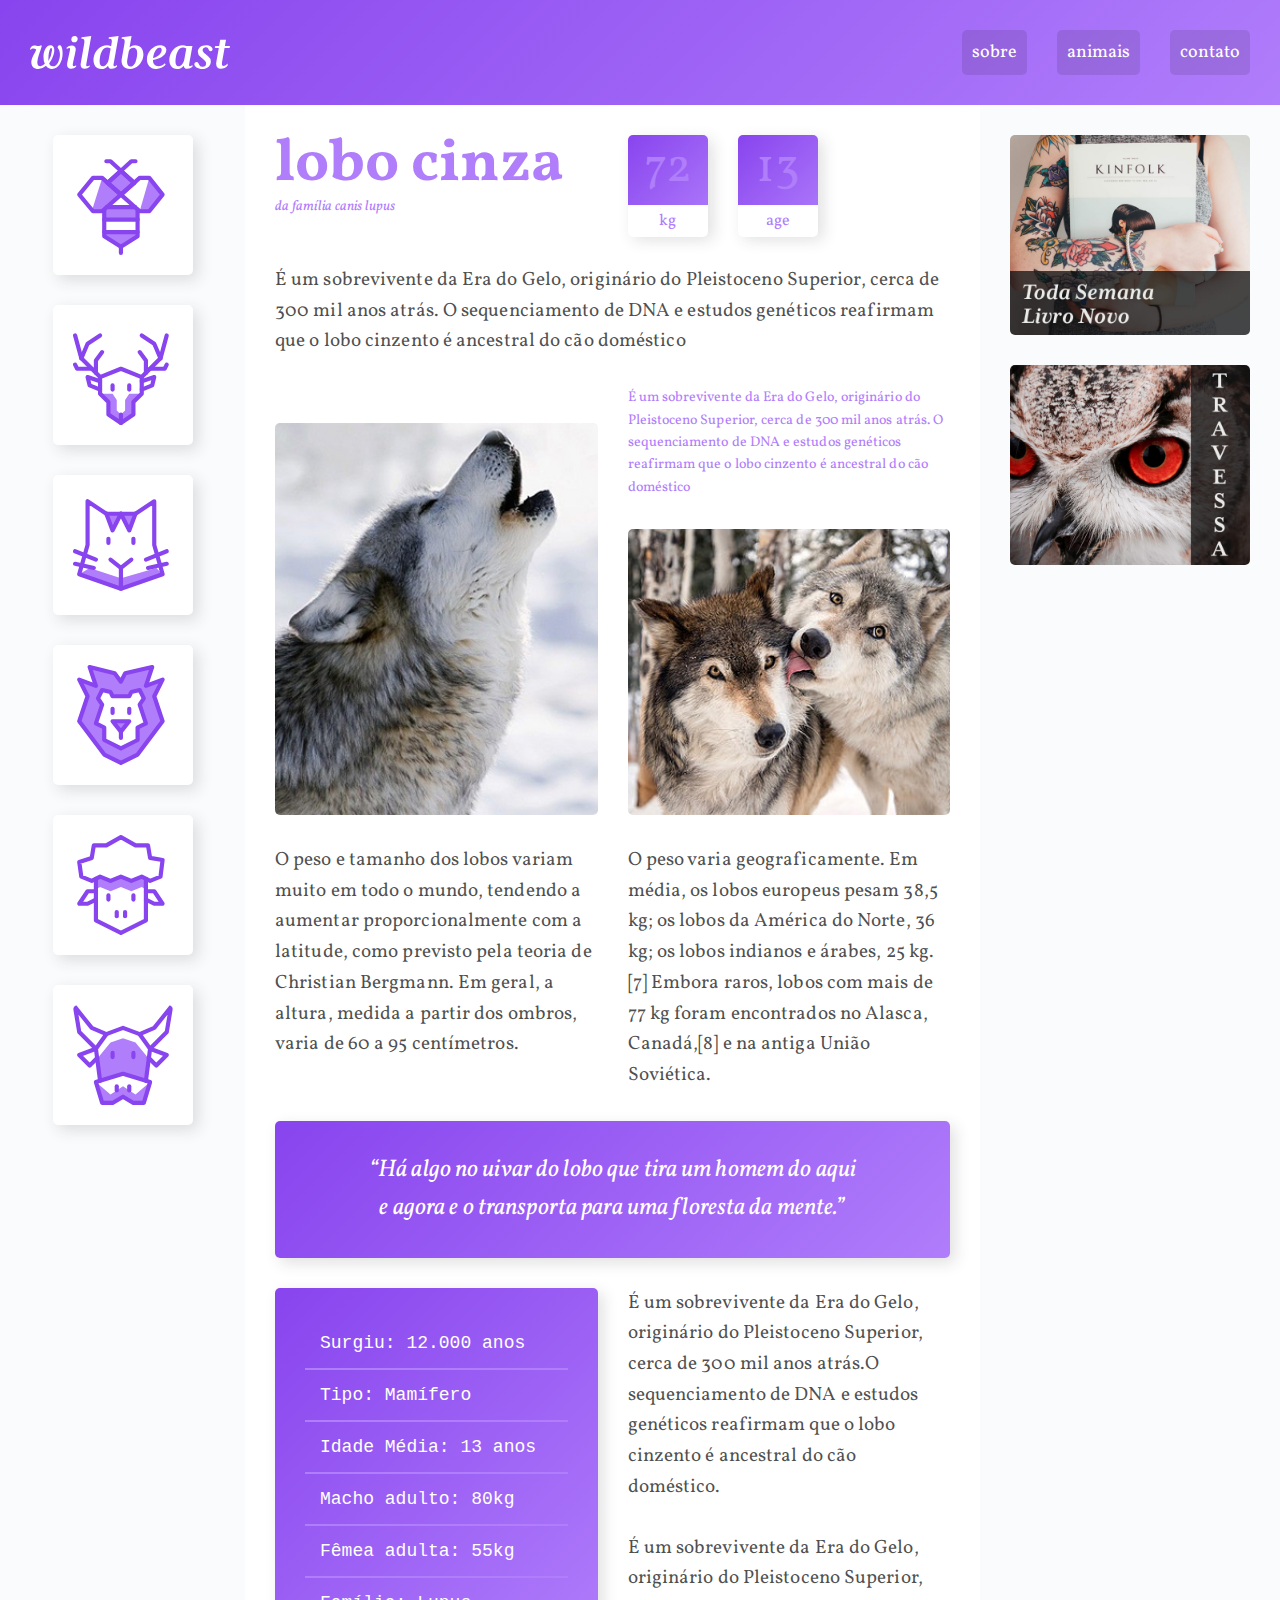
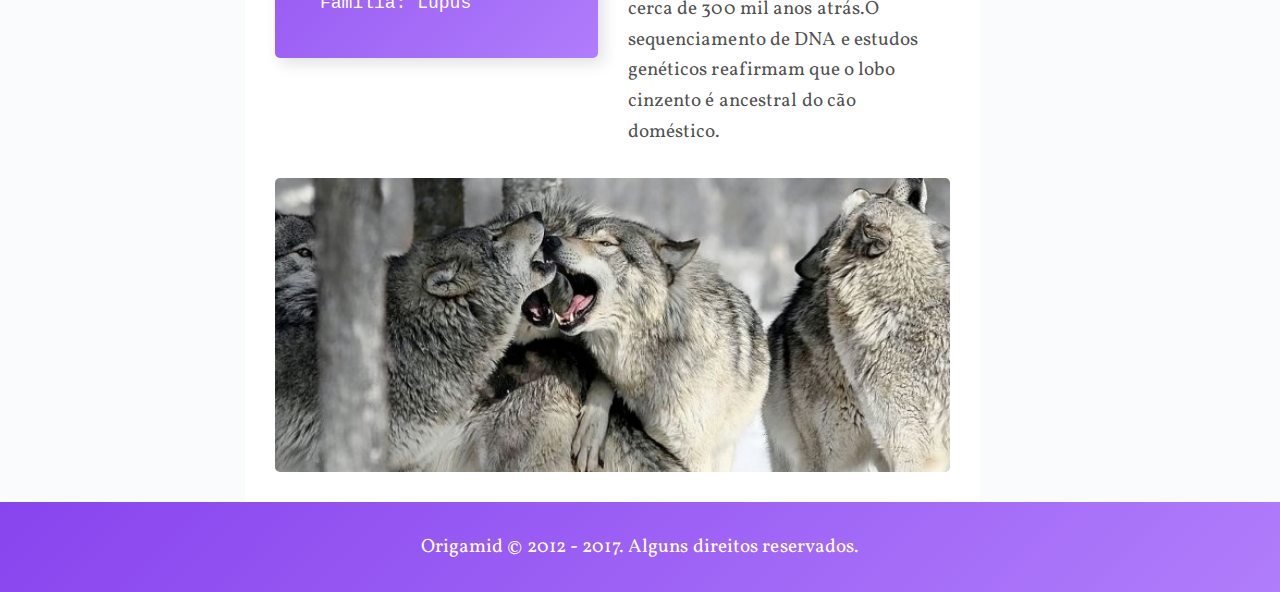
<file: Wildbeast/index.html>
<!DOCTYPE html>
<html lang="pt-br">
<head>
    <meta charset="UTF-8">
    <meta http-equiv="X-UA-Compatible" content="IE=edge">
    <meta name="viewport" content="width=device-width, initial-scale=1.0">
    <link rel="preconnect" href="https://fonts.googleapis.com">
    <link rel="preconnect" href="https://fonts.gstatic.com" crossorigin>
    <link href="https://fonts.googleapis.com/css2?family=Vollkorn:ital,wght@0,400;0,700;1,400&display=swap" rel="stylesheet">
    <link rel="stylesheet" href="style/style.css">
    <title>Wildbeast</title>
</head>
<body>
    <div class="estrutura">
        <header class="header">
            <a href="#" class="logo"><img src="images/SVG-Wildbeast.svg" alt="Logomarca Wildbeast"></a>
            <nav>
                <ul>
                    <li><a href="#">sobre</a></li>
                    <li><a href="#">animais</a></li>
                    <li><a href="#">contato</a></li>
                </ul>
            </nav>
        </header>

        <nav class="sidenav">
            <ul>
                <li> <a href="#"> <img src="images/SVG-Abelha.svg" alt="Icone do animal:Abelha"></a></li>
                <li> <a href="#"> <img src="images/SVG-Cervo.svg" alt="Icone do animal:Cervo"></a></li>
                <li> <a href="#"> <img src="images/SVG-Gato.svg" alt="Icone do animal:Gato"></a></li>
                <li> <a href="#"> <img src="images/SVG-Leão.svg" alt="Icone do animal:Leão"></a></li>
                <li> <a href="#"> <img src="images/SVG-ovelha.svg" alt="Icone do animal:ovelha"></a></li>
                <li> <a href="#"> <img src="images/SVG-Vaca.svg" alt="Icone do animal:Vaca"></a></li>
            </ul>
        </nav>

        <main class="content">
            <div class="titulo">
                <h1>lobo cinza</h1>
                <span>da família canis lupus</span>
            </div>
            
            <div class="caracteristicas">
                <div>
                    <span class="numero">72</span>
                    <span class="rotulo">kg</span>
                </div>
                
                <div>
                    <span class="numero">13</span>
                    <span class="rotulo">age</span>
                </div>
            </div>
        
            <p class="expand">É um sobrevivente da Era do Gelo, originário do Pleistoceno Superior, cerca de 300 mil anos atrás. O sequenciamento de DNA e estudos genéticos reafirmam que o lobo cinzento é ancestral do cão doméstico            
            </p>

            <img src="images/wolf1.jpg" class="lobo1" alt="foto do especime">
            
            <p class="destaque">É um sobrevivente da Era do Gelo, originário do Pleistoceno Superior, cerca de 300 mil anos atrás. O sequenciamento de DNA e estudos genéticos reafirmam que o lobo cinzento é ancestral do cão doméstico            
            </p>
        
            <img src="images/wolf2.jpg" class="lobo2" alt="foto do especime">

            <p>O peso e tamanho dos lobos variam muito em todo o mundo, tendendo a aumentar proporcionalmente com a latitude, como previsto pela teoria de Christian Bergmann. Em geral, a altura, medida a partir dos ombros, varia de 60 a 95 centímetros.</p>
            <p>O peso varia geograficamente. Em média, os lobos europeus pesam 38,5 kg; os lobos da América do Norte, 36 kg; os lobos indianos e árabes, 25 kg.[7] Embora raros, lobos com mais de 77 kg foram encontrados no Alasca, Canadá,[8] e na antiga União Soviética.</p>
        
            <blockquote class="citação expand">
                <p>“Há algo no uivar do lobo que tira um homem do aqui e agora e o transporta para uma floresta da mente.”</p>
            </blockquote>
        
            <ul class="atributos">
                <li>Surgiu: 12.000 anos</li>
                <li>Tipo: Mamífero</li>
                <li>Idade Média: 13 anos</li>
                <li>Macho adulto: 80kg</li>
                <li>Fêmea adulta: 55kg</li>
                <li>Família: Lupus</li>
            </ul>
            <div class="informações">
                <p>É um sobrevivente da Era do Gelo, originário do Pleistoceno Superior, cerca de 300 mil anos atrás.O sequenciamento de DNA e estudos genéticos reafirmam que o lobo cinzento é ancestral do cão doméstico.</p>
                <p>É um sobrevivente da Era do Gelo, originário do Pleistoceno Superior, cerca de 300 mil anos atrás.O sequenciamento de DNA e estudos genéticos reafirmam que o lobo cinzento é ancestral do cão doméstico.</p>
            </div>
            
            <img src="images/wolf3.jpg" class="expand" alt="foto do especime">
        </main>

            <aside class="anuncios">
                <div class="anuncio-item">
                    <img src="images/anuncio-1.jpg" alt="Anuncio 1">
                </div>
            
                <div class="anuncio-item">
                    <img src="images/anuncio-2.jpg" alt="Anuncio 2">
                </div>
            </aside>
            <footer class="footer"><p>Origamid © 2012 - 2017. Alguns direitos reservados.</p></footer>
        </div>
</body>
</html>
</file>
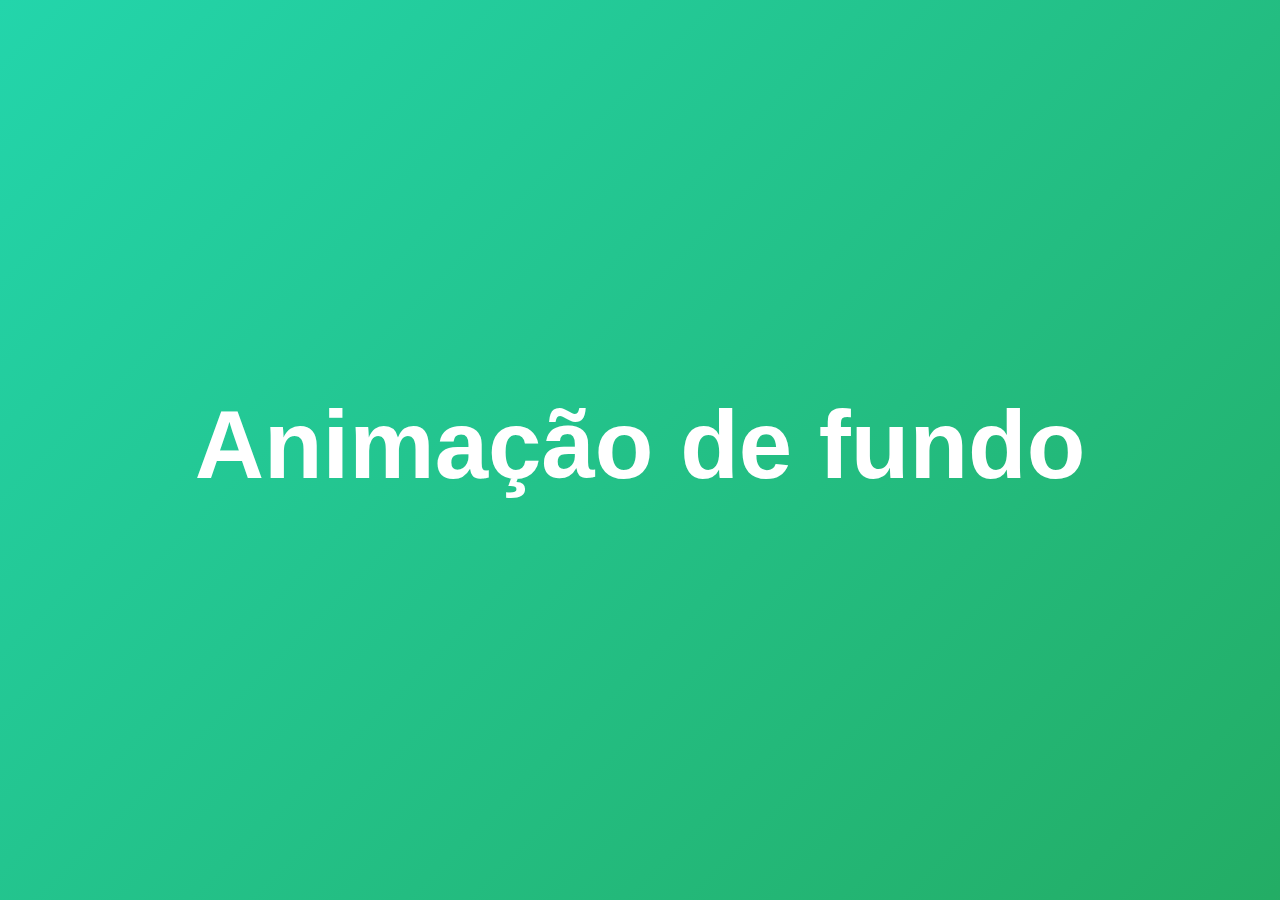
<file: animações/exmplos praticos/index.html>
<!DOCTYPE html>
<html lang="pt-br">
<head>
    <meta charset="UTF-8">
    <meta http-equiv="X-UA-Compatible" content="IE=edge">
    <meta name="viewport" content="width=device-width, initial-scale=1.0">
    <link rel="stylesheet" href="style/style.css">
    <title>Document</title>
</head>
<body>
    <h1>Animação de fundo</h1>
</body>
</html>
</file>
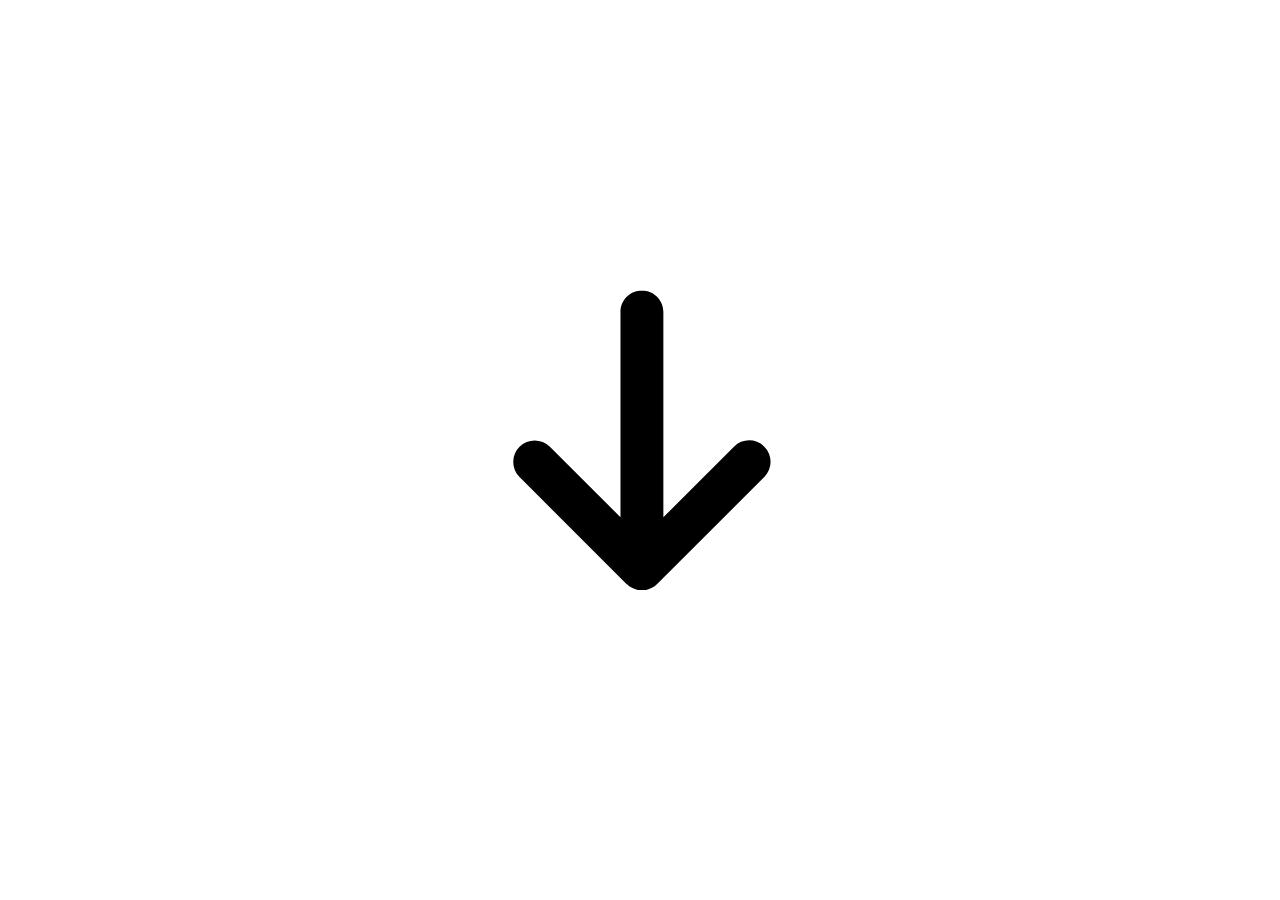
<file: animações/exmplos praticos/seta animada/index.html>
<!DOCTYPE html>
<html lang="en">
<head>
    <meta charset="UTF-8">
    <meta http-equiv="X-UA-Compatible" content="IE=edge">
    <meta name="viewport" content="width=device-width, initial-scale=1.0">
    <link rel="stylesheet" href="style/style.css">
    <title>Document</title>
</head>
<body>
   <div><img src="style/arrow-right-solid.svg" alt=""></div>
</body>
</html>
</file>
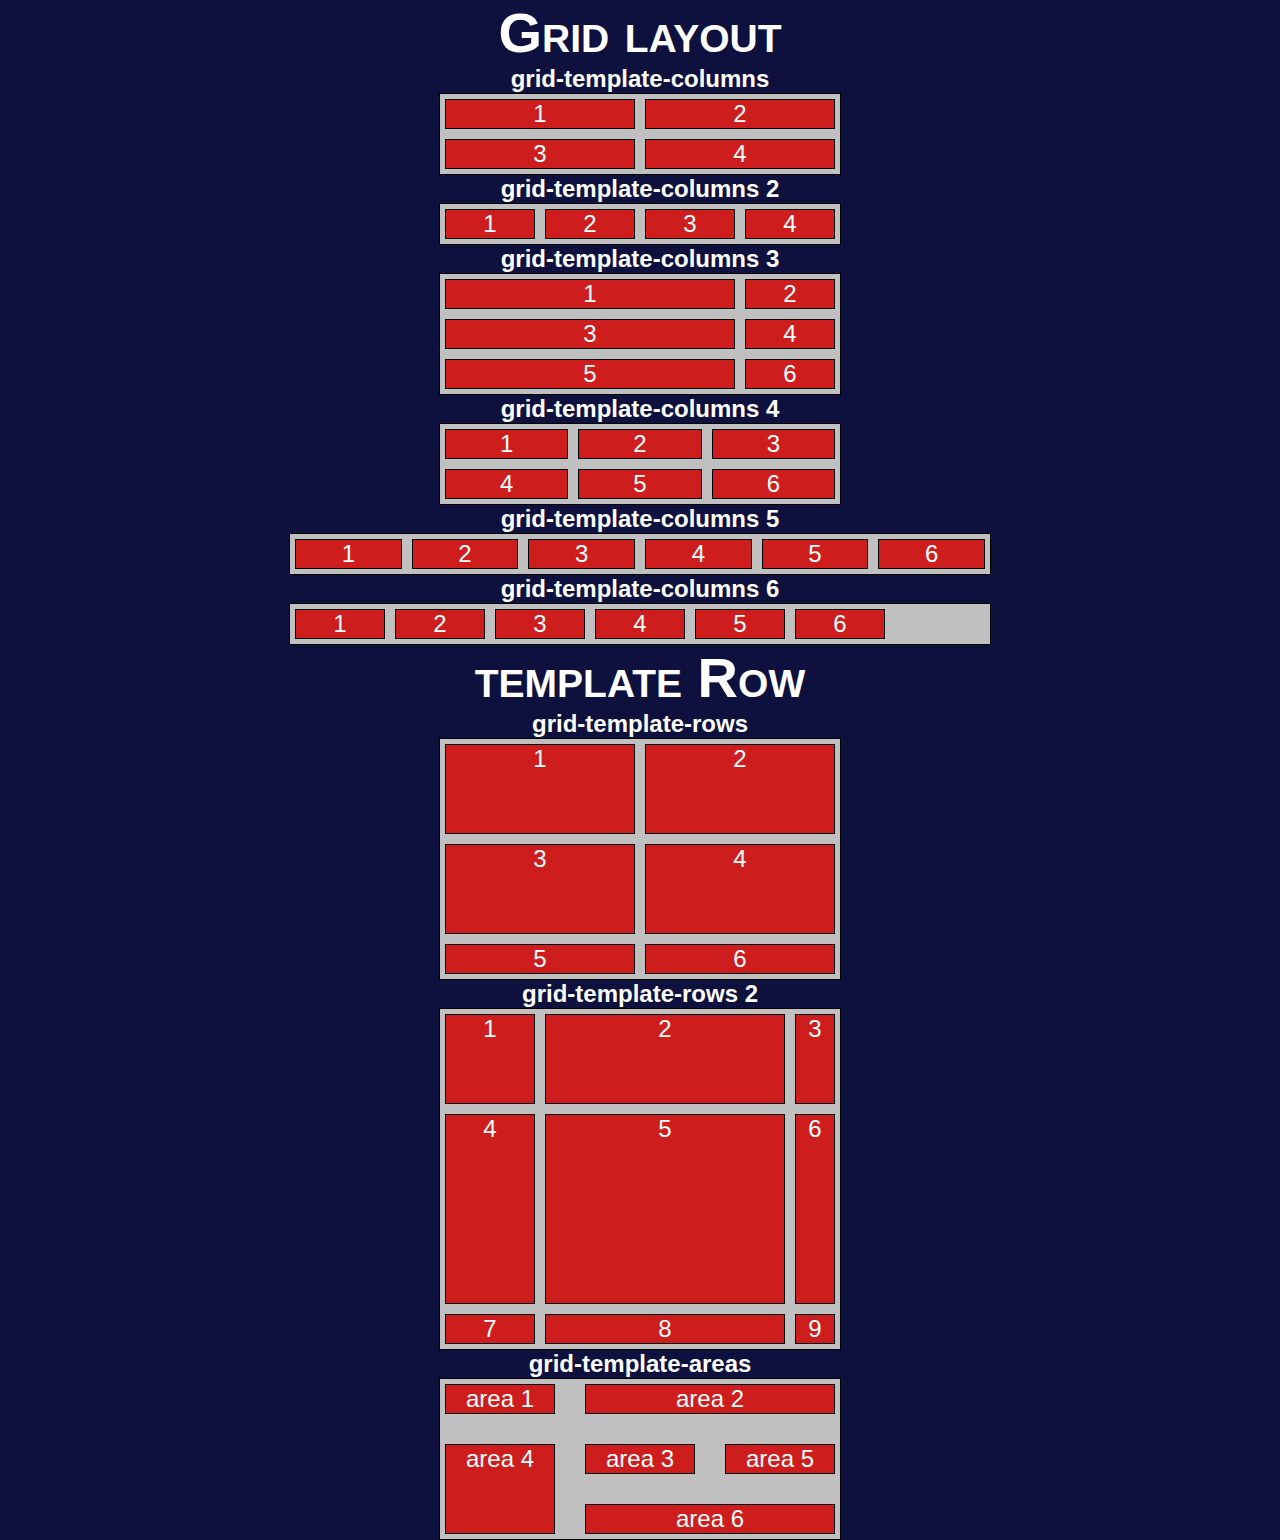
<file: Grid layout/grid1.html>
<!DOCTYPE html>
<html lang="pt-br">
<head>
    <meta charset="UTF-8">
    <meta http-equiv="X-UA-Compatible" content="IE=edge">
    <meta name="viewport" content="width=device-width, initial-scale=1.0">
    <link rel="stylesheet" href="../style/style.css">
    <title>Grid layout</title>
</head>
<body>
    <h1 class="titulo">Grid layout</h1>

    <div>
        <h2>grid-template-columns</h2>
            <section class="Grid Grid1" >
                <div class="item">1</div>
                <div class="item">2</div>
                <div class="item">3</div>
                <div class="item">4</div>
            </section>    
    </div>
    <div>
        <h2>grid-template-columns 2</h2>
            <section class="Grid Grid2" >
                <div class="item">1</div>
                <div class="item">2</div>
                <div class="item">3</div>
                <div class="item">4</div>
            </section>    
    </div>
    <div>
        <h2>grid-template-columns 3</h2>
            <section class="Grid Grid3" >
                <div class="item">1</div>
                <div class="item">2</div>
                <div class="item">3</div>
                <div class="item">4</div>
                <div class="item">5</div>
                <div class="item">6</div>
            </section>    
    </div>
    <div>
        <h2>grid-template-columns 4</h2>
            <section class="Grid Grid4" >
                <div class="item">1</div>
                <div class="item">2</div>
                <div class="item">3</div>
                <div class="item">4</div>
                <div class="item">5</div>
                <div class="item">6</div>
            </section>    
    </div>
    <div>
        <h2>grid-template-columns 5</h2>
            <section class="Grid Grid5" >
                <div class="item">1</div>
                <div class="item">2</div>
                <div class="item">3</div>
                <div class="item">4</div>
                <div class="item">5</div>
                <div class="item">6</div>
            </section>    
    </div>
    <div>
        <h2>grid-template-columns 6</h2>
            <section class="Grid Grid6" >
                <div class="item">1</div>
                <div class="item">2</div>
                <div class="item">3</div>
                <div class="item">4</div>
                <div class="item">5</div>
                <div class="item">6</div>
            </section>    
    </div>
    <h1 class="titulo">template Row</h1>
    <div>
        <h2>grid-template-rows</h2>
            <section class="Gridrow Gridrow1" >
                <div class="item">1</div>
                <div class="item">2</div>
                <div class="item">3</div>
                <div class="item">4</div>
                <div class="item">5</div>
                <div class="item">6</div>
            </section>    
    </div>
    <div>
        <h2>grid-template-rows 2</h2>
            <section class="Gridrow Gridrow2" >
                <div class="item">1</div>
                <div class="item">2</div>
                <div class="item">3</div>
                <div class="item">4</div>
                <div class="item">5</div>
                <div class="item">6</div>
                <div class="item">7</div>
                <div class="item">8</div>
                <div class="item">9</div>
            </section>    
    </div>
    <div>
        <h2>grid-template-areas</h2>
            <section class="Grid Gridarea1" >
                <div class="item logo">area 1</div>
                <div class="item nav">area 2</div>
                <div class="item content">area 3</div>
                <div class="item sidenav">area 4</div>
                <div class="item advert">area 5</div>
                <div class="item footer">area 6</div>
            </section>    
    </div>
</body>
</html>
</file>
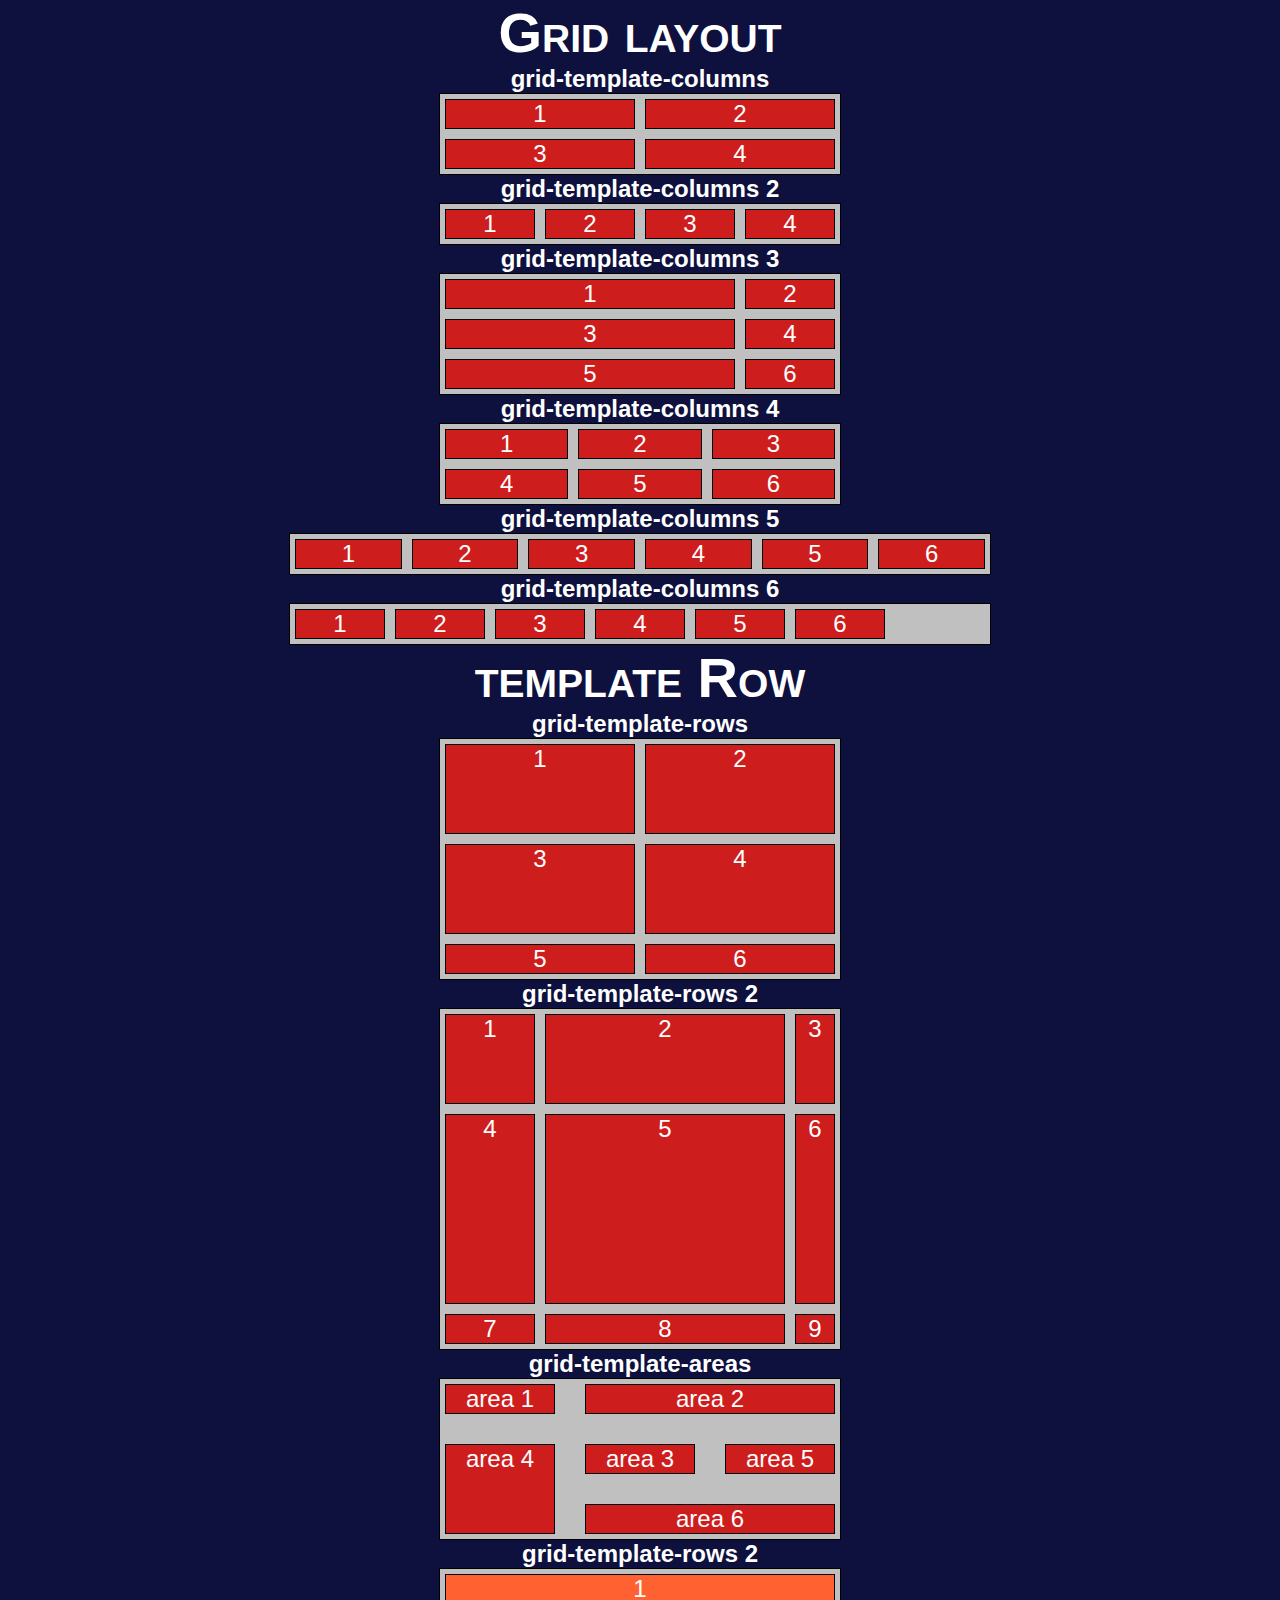
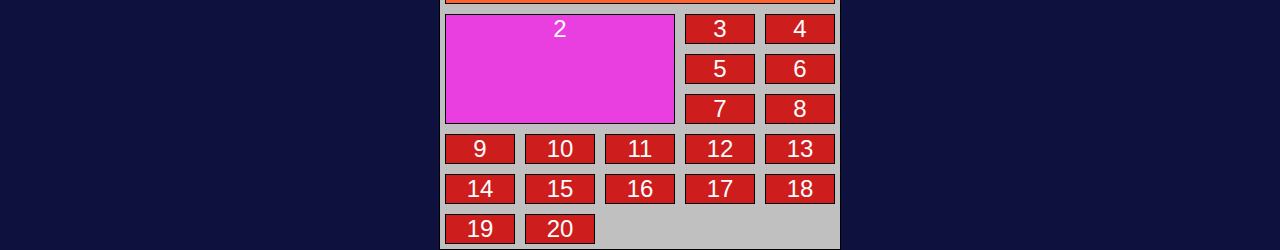
<file: experimentando/Grid layout/grid1.html>
<!DOCTYPE html>
<html lang="pt-br">
<head>
    <meta charset="UTF-8">
    <meta http-equiv="X-UA-Compatible" content="IE=edge">
    <meta name="viewport" content="width=device-width, initial-scale=1.0">
    <link rel="stylesheet" href="../style/style.css">
    <title>Grid layout</title>
</head>
<body>
    <h1 class="titulo">Grid layout</h1>

    <div>
        <h2>grid-template-columns</h2>
            <section class="Grid Grid1" >
                <div class="item">1</div>
                <div class="item">2</div>
                <div class="item">3</div>
                <div class="item">4</div>
            </section>    
    </div>
    <div>
        <h2>grid-template-columns 2</h2>
            <section class="Grid Grid2" >
                <div class="item">1</div>
                <div class="item">2</div>
                <div class="item">3</div>
                <div class="item">4</div>
            </section>    
    </div>
    <div>
        <h2>grid-template-columns 3</h2>
            <section class="Grid Grid3" >
                <div class="item">1</div>
                <div class="item">2</div>
                <div class="item">3</div>
                <div class="item">4</div>
                <div class="item">5</div>
                <div class="item">6</div>
            </section>    
    </div>
    <div>
        <h2>grid-template-columns 4</h2>
            <section class="Grid Grid4" >
                <div class="item">1</div>
                <div class="item">2</div>
                <div class="item">3</div>
                <div class="item">4</div>
                <div class="item">5</div>
                <div class="item">6</div>
            </section>    
    </div>
    <div>
        <h2>grid-template-columns 5</h2>
            <section class="Grid Grid5" >
                <div class="item">1</div>
                <div class="item">2</div>
                <div class="item">3</div>
                <div class="item">4</div>
                <div class="item">5</div>
                <div class="item">6</div>
            </section>    
    </div>
    <div>
        <h2>grid-template-columns 6</h2>
            <section class="Grid Grid6" >
                <div class="item">1</div>
                <div class="item">2</div>
                <div class="item">3</div>
                <div class="item">4</div>
                <div class="item">5</div>
                <div class="item">6</div>
            </section>    
    </div>
    <h1 class="titulo">template Row</h1>
    <div>
        <h2>grid-template-rows</h2>
            <section class="Gridrow Gridrow1" >
                <div class="item">1</div>
                <div class="item">2</div>
                <div class="item">3</div>
                <div class="item">4</div>
                <div class="item">5</div>
                <div class="item">6</div>
            </section>    
    </div>
    <div>
        <h2>grid-template-rows 2</h2>
            <section class="Gridrow Gridrow2" >
                <div class="item">1</div>
                <div class="item">2</div>
                <div class="item">3</div>
                <div class="item">4</div>
                <div class="item">5</div>
                <div class="item">6</div>
                <div class="item">7</div>
                <div class="item">8</div>
                <div class="item">9</div>
            </section>    
    </div>
    <div>
        <h2>grid-template-areas</h2>
            <section class="Grid Gridarea1" >
                <div class="item logo">area 1</div>
                <div class="item nav">area 2</div>
                <div class="item content">area 3</div>
                <div class="item sidenav">area 4</div>
                <div class="item advert">area 5</div>
                <div class="item footer">area 6</div>
            </section>    
    </div>
    <div>
        <h2>grid-template-rows 2</h2>
            <section class="Gridrow GridareaB" >
                <div class="item item1">1</div>
                <div class="item item2">2</div>
                <div class="item item3">3</div>
                <div class="item item4">4</div>
                <div class="item item5">5</div>
                <div class="item item6">6</div>
                <div class="item item7">7</div>
                <div class="item item8">8</div>
                <div class="item item9">9</div>
                <div class="item item3">10</div>
                <div class="item item4">11</div>
                <div class="item item5">12</div>
                <div class="item item6">13</div>
                <div class="item item7">14</div>
                <div class="item item8">15</div>
                <div class="item item9">16</div>
                <div class="item item6">17</div>
                <div class="item item7">18</div>
                <div class="item item8">19</div>
                <div class="item item9">20</div>
            </section>    
    </div>
</body>
</html>
</file>
<file: Wildbeast/style/style.css>
@charset "UTF-8";

*{
    margin: 0px;
    padding: 0px;
}

body{
    font-family: 'Vollkorn', Geogia, serif;
}
li{
    list-style: none;
}

a{
    text-decoration: none;
}

img{
    display: block;
    width: 100%;
    border-radius: 5px;
}

.estrutura{
    display: grid;
    grid-template-columns:minmax(160px,1fr) 3fr 300px;
    grid-template-areas: 
    "header header header" 
    "sidenav content anuncios"
    "footer footer footer";
}
.header{
    grid-area: header;
    background:linear-gradient(135deg,#8844EE, #B07DFB);
    padding: 30px;
    display: grid;
    grid-template-columns:1fr auto ;
    align-items: center;
}

.header nav ul{
    display: flex;
    flex-wrap: wrap;
}
.header nav a{
    display: block;
    padding: 10px;
    color: white;
    font-size: 1.125em;
    background:rgb(0, 0, 0,0.1) ;
    border-radius: 5px;
    transition: .1s;
}

.header nav a:hover{
    background:rgb(0, 0, 0,0.5) ;
}

.header li + li{
    /* IMPORTANTE:É POSSIVEL DIZER QUE TODO LI QUE TIVER UM LI APÓS ELE TERA ESSE ESTILO APLICADO */
margin-left: 30px;
}

.logo{
    max-width:200px;
}
.sidenav{
    grid-area: sidenav;
    background: #FAFBFC;
    padding: 30px;   
}
.sidenav li a{
    display: block;
    min-width: 60px;
    max-width: 100px;
    margin: 0 auto 30px auto;
    background: #ffffff;
    padding: 20px;
    border-radius: 5px;
    box-shadow:5px 5px 15px 0px rgb(44,44,44,.15) ;
    transition: .1s ease-in-out;
}
.sidenav li a:hover{
    background-color: #B07DFB;
}
.content{
    grid-area: content;
    max-width: 900px;
    margin: 0 auto;
    padding: 30px;
    display: grid;
    grid-template-columns: 1fr 1fr;
    grid-gap: 30px;
}
.expand{
    grid-column: 1/-1;
}

.lobo1{
grid-row: span 2;
align-self: end;
}

.lobo2{
    align-self: end;
}

p{
    font-size: 1.2em;
    line-height: 1.6;
    letter-spacing: 0.005em;
    color: rgba(0, 0, 0, 0.7);
}
.informações p+p{
    margin-top: 30px;
}

.titulo{
    color: #B07DFB;
}
.titulo h1{
    font-size:3.75em;
    line-height: 1;
    font-weight: 700;
}

.titulo span{
    font-size: 0.875em;
font-style: italic;
}


.caracteristicas{
    display: flex;
    align-items: flex-start;
}
.caracteristicas > div{
width: 80px;
text-align:center;
background:linear-gradient(135deg,#8844EE, #B07DFB);
border-radius: 5px;
box-shadow:5px 5px 15px 0px rgb(44,44,44,.15) ;
position: relative;
}

.caracteristicas >div:first-child {
margin-right: 30px;
}

.caracteristicas span{
display: block;
color: #B07DFB;
}

.numero{
    font-size: 3em;
    line-height: 1;
    margin: 10px auto;
}

.rotulo{
background: white;
border-radius: 0px 0px 5px 5px ;
padding: 5px 0;
position: relative;
top: 2px;
}

.destaque{
    font-size: 0.875em;
    color: #B07DFB;
}
.citação , .atributos{
    align-self: start;
    padding: 30px;
    border-radius: 5px;
    box-shadow: 5px 5px 15px 0px rgb(44,44,44,.15);
    background:linear-gradient(135deg,#8844EE, #B07DFB);
}

.citação  p{
font-size: 1.5em;
font-style:italic;
text-align: center;
max-width: 500px;
color: white;
margin: 0 auto;
}

.atributos li{
color: white;
font-family: 'Courier New', Courier, monospace;
font-size: 1.125em;
padding: 15px;

}
.atributos li + li {
    border-top: 2px solid #B07DFB;
}

.anuncios{
    grid-area: anuncios;
    background: #FAFBFC;
    display: grid;
    align-content: start;
    padding: 30px;
    grid-gap: 30px;
    grid-template-columns: repeat(auto-fit, minmax(150px,1fr));
}

.anuncios > div{
  transition: .3s ease-in-out;
}
.anuncios > div:hover{
transform: scale(1.05);
}

.footer{
    grid-area: footer;
    background:linear-gradient(135deg,#8844EE, #B07DFB);
}

.footer p{
    color: white;
    text-align: center;
    padding: 30px;
}


/* MEDIA-QUERIES */

@media (max-width:1200px) {
    .estrutura{
    grid-template-columns:minmax(160px,1fr) 3fr ;
    grid-template-areas:
    "header header" 
    "sidenav content"
    "sidenav anuncios"
    "footer footer"
     ;
    }
}



@media (max-width:760px) {
    .estrutura{
        grid-template-columns:100%;
        grid-template-areas:
        "header"
        "sidenav"
        "content"
        "anuncios"
        "footer" ;
    
    }
    .header{
        grid-template-columns: auto;
    }

    .logo{        
        margin-bottom: 20px;
    }
    .header nav a{
        font-size: 1em;
    }
    .header li+li{
        margin-left: 10px;
    }

    .sidenav ul{
        display: flex;
    }
    .sidenav li{
        flex: 1 0 60px;
    }
    .sidenav{
        position: relative;
       padding:0 30px;
       overflow-x: auto;
       -webkit-overflow-scrolling:touch ;/* Recurso de rolagem para Safari e Chrome */
       -ms-overflow-style: -ms-autohiding-scrollbar;/* Recurso de rolagem para ferramenta de busca da microsoft */

    }
    .sidenav li a{
        margin: 30px 30px 30px 0px;
    }
    .sidenav::after{
        content: '→';
        position: absolute;
        top: 5px;
        right: 30px;
        color: rgba(0,0,0,.3);
        animation: seta .5s ease-in 0s infinite alternate;
    }
    @keyframes seta {
        from{
            right: 30px;
        }
        to{
            right: 20px;
        }
    }
}

@media (max-width:600px) {
    .content{
        grid-template-columns: auto;
    }
    
}
</file>
<file: animações/exmplos praticos/style/style.css>
body{
    background: linear-gradient(-45deg,#ee7752,#e73c7e,#23ad65,#23d5ab);
    background-size: 300% 300%;
    font-family: sans-serif;
    display: flex;
    align-items: center;
    justify-content: center;
    color: white;
    height: 97vh;
    font-size: 300%;
}
</file>
<file: animações/exmplos praticos/seta animada/style/style.css>
body{
    display: grid;
    place-items: center;
    height: 96vh;
}

div{
    transform: rotate(90deg);
}
img{

    animation: pulinhos 1s ease-in-out  alternate  infinite;
    width:300px ;
}

@keyframes pulinhos{
to{
    transform: translatex(30px);/* VAI PARA CIMA E PARA BAIXO{A DIV ESTA VIRADA} */
}
}
</file>
<file: style/style.css>
@charset "UTF-8";

*{
    margin: 0;
    padding: 0;
    font-family: 'Segoe UI', Tahoma, Geneva, Verdana, sans-serif;
    background-color:#0E103D ;
    color: #ffffff
}

.titulo{
    text-align: center;
    font-variant: small-caps;
    font-size: 3.5em;
}
h2{
    text-align: center;
}
.item{
    background-color: #ce1d1d;
    text-align: center;
    margin:5px;
    font-size: 1.5em;
    border: 1px solid #000000;
}

section{
    border: 1px solid #000000;
    max-width: 400px;
    margin: 0 auto;
    background-color: #c0c0c0;
    display: grid;
}

.Grid1{
    grid-template-columns: 200px 200px;   
}
.Grid2{
    grid-template-columns:repeat(auto-fit,100px)
}
.Grid3{
    grid-template-columns: minmax(300px,1fr) 1fr;
}
.Grid4{
    grid-template-columns: repeat(3,1fr);
}
.Grid5{
    max-width: 700px !important;
    grid-template-columns: repeat(auto-fit,minmax(100px,auto));
}
.Grid6{
    max-width: 700px !important;
    grid-template-columns: repeat(auto-fill,minmax(100px,auto));
}
/*  */
.Gridrow{
    grid-template-columns: 1fr 1fr;
}
.Gridrow1{
    grid-template-rows: 100px 100px;
}
.Gridrow2{
    grid-template-columns:100px auto 50px ;
    grid-template-rows:100px 200px auto ;
}
.Gridarea1{
    grid-template-areas:
    "logo nav nav"
    "sidenav cont advert"
    "sidenav footer footer";
    grid-gap:20px;/*DEFINE UMA DISTANCIA ENTRE OS ITEMS */
}
.logo{
    grid-area: logo;
}
.nav{
    grid-area: nav;
}
.sidenav{
    grid-area: sidenav;
}
.content{
    grid-area: cont;
}
.sidenav{
    grid-area: sidenav;
}
.advert{
    grid-area: advert;
}
.footer{
    grid-area: footer;
}
</file>
<file: experimentando/style/style.css>
@charset "UTF-8";

*{
    margin: 0;
    padding: 0;
    font-family: 'Segoe UI', Tahoma, Geneva, Verdana, sans-serif;
    background-color:#0E103D ;
    color: #ffffff
}

.titulo{
    text-align: center;
    font-variant: small-caps;
    font-size: 3.5em;
}
h2{
    text-align: center;
}
.item{
    background-color: #ce1d1d;
    text-align: center;
    margin:5px;
    font-size: 1.5em;
    border: 1px solid #000000;
}

section{
    border: 1px solid #000000;
    max-width: 400px;
    margin: 0 auto;
    background-color: #c0c0c0;
    display: grid;
}

.Grid1{
    grid-template-columns: 200px 200px;   
}
.Grid2{
    grid-template-columns:repeat(auto-fit,100px)
}
.Grid3{
    grid-template-columns: minmax(300px,1fr) 1fr;
}
.Grid4{
    grid-template-columns: repeat(3,1fr);
}
.Grid5{
    max-width: 700px !important;
    grid-template-columns: repeat(auto-fit,minmax(100px,auto));
}
.Grid6{
    max-width: 700px !important;
    grid-template-columns: repeat(auto-fill,minmax(100px,auto));
}
/*  */
.Gridrow{
    grid-template-columns: 1fr 1fr;
}
.Gridrow1{
    grid-template-rows: 100px 100px;
}
.Gridrow2{
    grid-template-columns:100px auto 50px ;
    grid-template-rows:100px 200px auto ;
}
.Gridarea1{
    grid-template-areas:
    "logo nav nav"
    "sidenav cont advert"
    "sidenav footer footer";
    grid-gap:20px;/*DEFINE UMA DISTANCIA ENTRE OS ITEMS */
}
.logo{
    grid-area: logo;
}
.nav{
    grid-area: nav;
}
.sidenav{
    grid-area: sidenav;
}
.content{
    grid-area: cont;
}
.sidenav{
    grid-area: sidenav;
}
.advert{
    grid-area: advert;
}
.footer{
    grid-area: footer;
    
}
.GridareaB{
grid-template-columns:repeat(auto-fit,minmax(80px,1fr));
}

.GridareaB .item1{
    background-color: rgb(255, 97, 49) ;
    grid-area: 1/1/1/-1;
    /* RESUME 4 COMANDOS:COLUNA DE INICIO,LINHA DE INICIO,COLUNA FINAL E LINHA FINAL */
    
}

.GridareaB .item2{
    background-color: #e93ee0;
    grid-area: 2/1/span 3/4;
}
</file>
